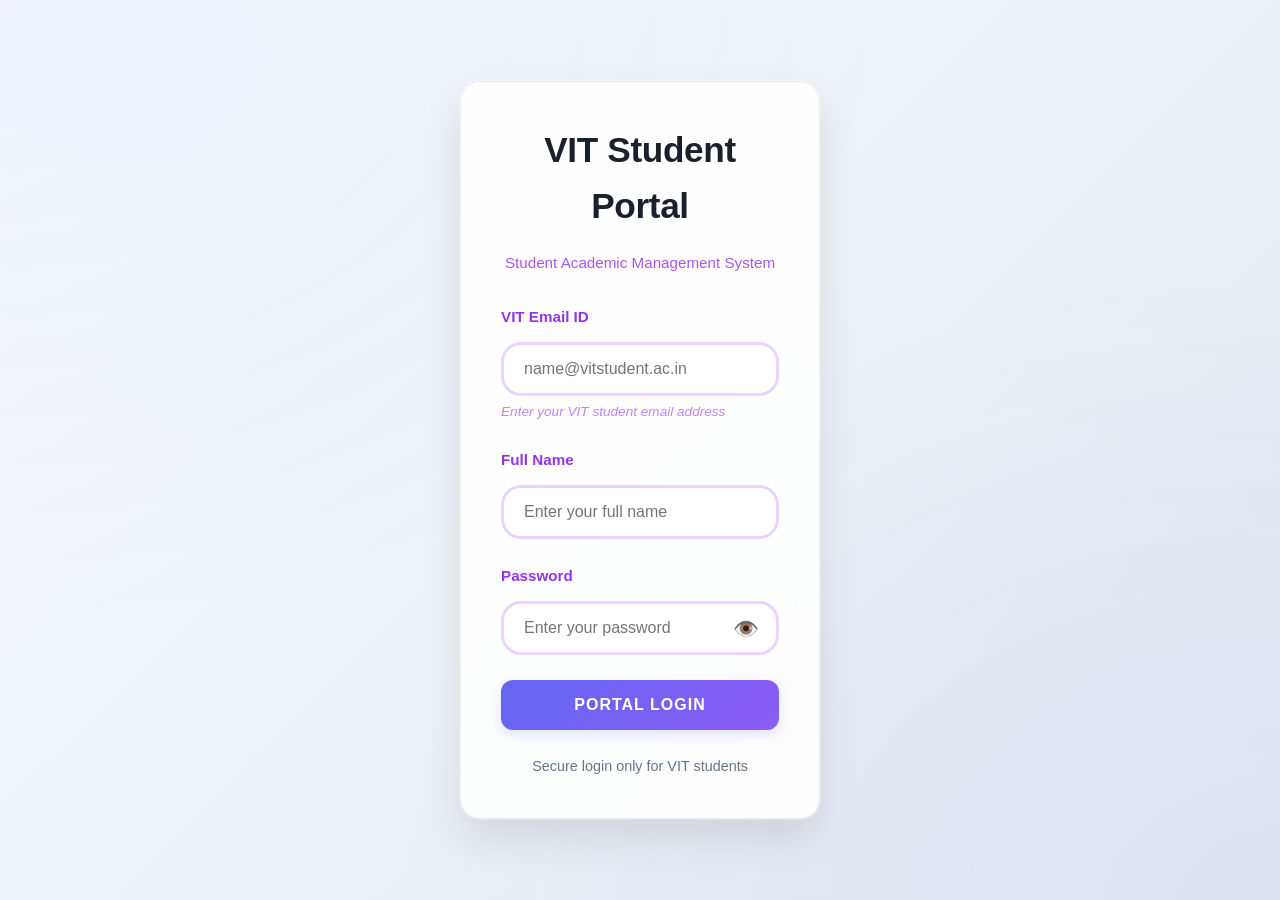
<file: html-project/index.html>
<!DOCTYPE html>
<html lang="en">
<head>
    <meta charset="UTF-8">
    <meta name="viewport" content="width=device-width, initial-scale=1.0">
    <title>VIT Academic Portal - Dashboard</title>
    <link rel="stylesheet" href="styles.css">
</head>
<body>
    <header class="header">
        <nav class="navbar">
            <div class="nav-brand">
                <h2>VIT Academic Portal</h2>
            </div>
            <div class="nav-menu">
                <ul class="nav-links">
                    <li><a href="#dashboard" class="nav-link active">Dashboard</a></li>
                    <li><a href="#subjects" class="nav-link">Subjects</a></li>
                    <li><a href="#gpa-calculator" class="nav-link">GPA Calculator</a></li>
                    <li><a href="#timetable" class="nav-link">Timetable</a></li>
                    <li><a href="#reviews" class="nav-link">Reviews</a></li>
                </ul>
            </div>
            <div class="user-info">
                <span id="userName">Welcome!</span>
                <button id="logoutBtn" class="logout-btn">Logout</button>
            </div>
        </nav>
    </header>

    <main class="main-content">
        <!-- Dashboard Section -->
        <section id="dashboard" class="section active">
            <div class="container">
                <div class="welcome-card">
                    <h1>Welcome, <span id="studentName">Student</span>!</h1>
                    <p>Manage your academic journey efficiently</p>
                </div>

                <div class="stats-grid">
                    <div class="stat-card">
                        <h3>Current CGPA</h3>
                        <div class="stat-value" id="currentCGPA">--</div>
                        <div class="stat-label">Overall Performance</div>
                        <button class="edit-cgpa-btn" onclick="editCurrentCGPA()">Edit</button>
                    </div>
                    <div class="stat-card">
                        <h3>Active Subjects</h3>
                        <div class="stat-value" id="activeSubjects">0</div>
                        <div class="stat-label">This Semester</div>
                    </div>
                    <div class="stat-card">
                        <h3>Study Hours</h3>
                        <div class="stat-value" id="totalStudyHours">0</div>
                        <div class="stat-label">Hours Planned</div>
                    </div>
                    <div class="stat-card">
                        <h3>Target CGPA</h3>
                        <div class="stat-value" id="targetCGPA">--</div>
                        <div class="stat-label">Goal to Achieve</div>
                        <button class="edit-cgpa-btn" onclick="editTargetCGPA()">Edit</button>
                    </div>
                </div>

                <!-- CGPA Input Modal -->
                <div id="cgpaModal" class="modal">
                    <div class="modal-content">
                        <div class="modal-header">
                            <h3 id="modalTitle">Update CGPA</h3>
                            <button class="close-modal" onclick="closeModal()">×</button>
                        </div>
                        <form id="cgpaForm" class="cgpa-form">
                            <div class="form-group">
                                <label for="cgpaInput">CGPA Value</label>
                                <input type="number" id="cgpaInput" step="0.01" min="0" max="10" required>
                                <small>Enter your CGPA (0.00 - 10.00)</small>
                            </div>
                            <button type="submit" class="submit-btn">Save CGPA</button>
                        </form>
                    </div>
                </div>

                <div class="quick-actions">
                    <button class="action-btn" onclick="showSection('subjects')">
                        <span class="btn-icon">📚</span>
                        Add Subject
                    </button>
                    <button class="action-btn" onclick="showSection('gpa-calculator')">
                        <span class="btn-icon">📊</span>
                        Calculate GPA
                    </button>
                    <button class="action-btn" onclick="showSection('timetable')">
                        <span class="btn-icon">📅</span>
                        View Timetable
                    </button>
                </div>
            </div>
        </section>

        <!-- Subjects Section -->
        <section id="subjects" class="section">
            <div class="container">
                <h2>Subject Management</h2>
                
                <div class="subject-form-card">
                    <h3>Add New Subject</h3>
                    <form id="subjectForm" class="subject-form">
                        <div class="form-row">
                            <div class="form-group">
                                <label for="subjectName">Subject Name</label>
                                <input type="text" id="subjectName" required>
                            </div>
                            <div class="form-group">
                                <label for="examType">Exam Type</label>
                                <select id="examType" required>
                                    <option value="">Select Exam Type</option>
                                    <option value="CAT 1">CAT 1</option>
                                    <option value="CAT 2">CAT 2</option>
                                    <option value="FAT">FAT</option>
                                    <option value="Case Study">Case Study</option>
                                    <option value="Assessment">Assessment</option>
                                    <option value="Assignment">Assignment</option>
                                    <option value="Quiz">Quiz</option>
                                </select>
                            </div>
                        </div>
                        
                        <div class="form-row">
                            <div class="form-group">
                                <label for="studyHours">Study Hours Required</label>
                                <input type="number" id="studyHours" min="1" required>
                            </div>
                            <div class="form-group">
                                <label for="credits">Credits</label>
                                <input type="number" id="credits" min="1" max="10" required>
                            </div>
                        </div>
                        
                        <div class="form-row">
                            <div class="form-group">
                                <label for="internalMarks">Internal Marks Scored</label>
                                <input type="number" id="internalMarks" min="0" required>
                            </div>
                            <div class="form-group">
                                <label for="totalInternalMarks">Total Internal Marks</label>
                                <input type="number" id="totalInternalMarks" min="1" required>
                            </div>
                        </div>
                        
                        <button type="submit" class="submit-btn">Add Subject</button>
                    </form>
                </div>

                <div class="subjects-list">
                    <h3>Subject Priority List</h3>
                    <div id="subjectsContainer" class="subjects-grid">
                        <!-- Subjects will be added here dynamically -->
                    </div>
                </div>
            </div>
        </section>

        <!-- GPA Calculator Section -->
        <section id="gpa-calculator" class="section">
            <div class="container">
                <h2>GPA Calculator</h2>
                
                <div class="calculator-tabs">
                    <button class="tab-btn active" onclick="showCalculatorTab('target')">Target CGPA</button>
                    <button class="tab-btn" onclick="showCalculatorTab('current')">Current Semester</button>
                </div>

                <!-- Target CGPA Calculator -->
                <div id="targetCalculator" class="calculator-panel active">
                    <h3>Calculate Required GPA for Target CGPA</h3>
                    <form id="targetForm" class="calculator-form">
                        <div class="form-group">
                            <label for="targetCGPAInput">Target CGPA</label>
                            <input type="number" id="targetCGPAInput" step="0.01" min="6" max="10" required>
                        </div>
                        
                        <div class="form-group">
                            <label for="completedSemesters">Completed Semesters</label>
                            <input type="number" id="completedSemesters" min="1" required>
                        </div>
                        
                        <div id="semesterGPAs" class="semester-gpas">
                            <!-- Semester GPA inputs will be added dynamically -->
                        </div>
                        
                        <button type="submit" class="submit-btn">Calculate Required GPA</button>
                    </form>
                    
                    <div id="targetResult" class="result-panel"></div>
                </div>

                <!-- Current Semester Calculator -->
                <div id="currentCalculator" class="calculator-panel">
                    <h3>Calculate Current Semester GPA</h3>
                    <form id="currentForm" class="calculator-form">
                        <div id="subjectsInput">
                            <div class="subject-input-row">
                                <div class="form-group">
                                    <label>Grade</label>
                                    <select class="grade-select" required>
                                        <option value="">Select Grade</option>
                                        <option value="10">S (10)</option>
                                        <option value="9">A (9)</option>
                                        <option value="8">B (8)</option>
                                        <option value="7">C (7)</option>
                                        <option value="6">D (6)</option>
                                        <option value="5">E (5)</option>
                                        <option value="0">F (0)</option>
                                    </select>
                                </div>
                                <div class="form-group">
                                    <label>Credits</label>
                                    <input type="number" class="credit-input" min="1" max="10" required>
                                </div>
                                <button type="button" class="remove-btn" onclick="removeSubjectRow(this)">Remove</button>
                            </div>
                        </div>
                        
                        <button type="button" class="add-subject-btn" onclick="addSubjectRow()">Add Subject</button>
                        <button type="submit" class="submit-btn">Calculate GPA</button>
                    </form>
                    
                    <div id="currentResult" class="result-panel"></div>
                </div>
            </div>
        </section>

        <!-- Timetable Section -->
        <section id="timetable" class="section">
            <div class="container">
                <h2>Weekly Timetable</h2>
                
                <div class="timetable-container">
                    <table class="timetable-table">
                        <thead>
                            <tr>
                                <th>Time</th>
                                <th>Monday</th>
                                <th>Tuesday</th>
                                <th>Wednesday</th>
                                <th>Thursday</th>
                                <th>Friday</th>
                                <th>Saturday</th>
                                <th>Sunday</th>
                            </tr>
                        </thead>
                        <tbody id="timetableBody">
                            <!-- Timetable will be populated here -->
                        </tbody>
                    </table>
                </div>
                
                <div class="timetable-actions">
                    <button class="action-btn" onclick="generateTimetable()">Generate Timetable</button>
                    <button class="action-btn" onclick="clearTimetable()">Clear Timetable</button>
                </div>
            </div>
        </section>

        <!-- Reviews Section -->
        <section id="reviews" class="section">
            <div class="container">
                <h2>Faculty Reviews</h2>
                
                <div class="review-form-card">
                    <h3>Add Faculty Review</h3>
                    <form id="reviewForm" class="review-form">
                        <div class="form-group">
                            <label for="facultyName">Faculty Name</label>
                            <input type="text" id="facultyName" required>
                        </div>
                        
                        <div class="form-group">
                            <label for="subject">Subject</label>
                            <input type="text" id="subject" required>
                        </div>
                        
                        <div class="form-group">
                            <label for="rating">Rating</label>
                            <div class="rating-container">
                                <div class="rating-buttons" id="ratingButtons">
                                    <button type="button" class="rating-btn" data-rating="1">1</button>
                                    <button type="button" class="rating-btn" data-rating="2">2</button>
                                    <button type="button" class="rating-btn" data-rating="3">3</button>
                                    <button type="button" class="rating-btn" data-rating="4">4</button>
                                    <button type="button" class="rating-btn" data-rating="5">5</button>
                                </div>
                                <input type="hidden" id="rating" value="0" required>
                            </div>
                        </div>
                        
                        <div class="form-group">
                            <label for="reviewComment">Review</label>
                            <textarea id="reviewComment" rows="4" placeholder="Share your experience..." required></textarea>
                        </div>
                        
                        <button type="submit" class="submit-btn">Submit Review</button>
                    </form>
                </div>

                <div class="reviews-list">
                    <h3>Recent Reviews</h3>
                    <div id="reviewsContainer" class="reviews-grid">
                        <!-- Reviews will be added here dynamically -->
                    </div>
                </div>
            </div>
        </section>
    </main>

    <!-- Timetable Edit Modal -->
    <div id="timetableEditModal" class="modal">
        <div class="modal-content">
            <div class="modal-header">
                <h3>Edit Timetable Slot</h3>
                <button class="close-modal" onclick="closeTimetableEditModal()">×</button>
            </div>
            <form id="timetableEditForm" class="timetable-edit-form">
                <div class="form-group">
                    <label for="editActivity">Activity</label>
                    <input type="text" id="editActivity" placeholder="Enter activity or leave empty for free time" required>
                </div>
                <div class="form-group">
                    <label for="editSubject">Subject (Optional)</label>
                    <select id="editSubject">
                        <option value="">Select Subject</option>
                        <!-- Subjects will be populated dynamically -->
                    </select>
                </div>
                <div class="form-group">
                    <label for="editType">Type</label>
                    <select id="editType" required>
                        <option value="study">Study</option>
                        <option value="class">Class</option>
                        <option value="exam">Exam</option>
                        <option value="break">Break</option>
                        <option value="other">Other</option>
                    </select>
                </div>
                <div class="form-group">
                    <label for="editNotes">Notes (Optional)</label>
                    <textarea id="editNotes" rows="3" placeholder="Add any notes..."></textarea>
                </div>
                <div class="modal-actions">
                    <button type="button" class="cancel-btn" onclick="closeTimetableEditModal()">Cancel</button>
                    <button type="submit" class="submit-btn">Save Changes</button>
                </div>
            </form>
        </div>
    </div>

    <script src="script.js"></script>
</body>
</html>
</file>
<file: html-project/styles.css>
* {
    margin: 0;
    padding: 0;
    box-sizing: border-box;
}
body {
    font-family: 'Source Sans Pro', 'Helvetica Neue', Arial, sans-serif;
    line-height: 1.6;
    color: #2d3748;
    background: linear-gradient(135deg, #f7fafc 0%, #edf2f7 50%, #e2e8f0 100%);
    min-height: 100vh;
    position: relative;
    overflow-x: hidden;
    display: flex;
    flex-direction: column;
    align-items: stretch;
    justify-content: flex-start;
}
body::before 
{
    content: '';
    position: fixed;
    top: 0;
    left: 0;
    right: 0;
    bottom: 0;
    background: 
        radial-gradient(ellipse at top left, rgba(99, 102, 241, 0.05) 0%, transparent 50%),
        radial-gradient(ellipse at bottom right, rgba(139, 92, 246, 0.05) 0%, transparent 50%);
    pointer-events: none;
    z-index: 1;
}
.container {
    max-width: 1200px;
    margin: 0 auto;
    padding: 0 20px;
    position: relative;
    z-index: 2;
    width: 100%;
    display: flex;
    flex-direction: column;
    align-items: stretch;
}
.login-page {
    background: linear-gradient(135deg, #f7fafc 0%, #edf2f7 50%, #e2e8f0 100%);
    display: flex;
    align-items: center;
    justify-content: center;
    min-height: 100vh;
    position: relative;
    overflow: hidden;
}
.login-container {
    width: 100%;
    max-width: 400px;
    padding: 20px;
    position: relative;
    z-index: 2;
    display: flex;
    justify-content: center;
    align-items: center;
}
.login-card {
    background: rgba(255, 255, 255, 0.9);
    backdrop-filter: blur(10px);
    border-radius: 20px;
    padding: 40px;
    box-shadow: 
        0 20px 40px rgba(0, 0, 0, 0.1),
        0 0 0 1px rgba(255, 255, 255, 0.5);
    border: 1px solid rgba(226, 232, 240, 0.8);
    position: relative;
    overflow: hidden;
    transition: all 0.3s ease;
    width: 100%;
    max-width: 400px;
    margin: 0 auto;
}
.login-header 
{
    text-align: center;
    margin-bottom: 30px;
}
.login-header h1 
{
    color: #1a202c;
    font-size: 2.2rem;
    font-weight: 600;
    margin-bottom: 1rem;
    letter-spacing: -0.01em;
    font-family: 'Source Sans Pro', 'Helvetica Neue', Arial, sans-serif;
}
.login-header p {
    color: #a855f7;
    font-size: 0.95rem;
    font-weight: 500;
}
.login-form .form-group {
    margin-bottom: 25px;
    position: relative;
}
.login-form label {
    display: block;
    margin-bottom: 8px;
    font-weight: 600;
    color: #9333ea;
    font-size: 0.95rem;
}
.login-form input 
{
    width: 100%;
    padding: 16px 20px;
    border: 1px solid #e2e8f0;
    border-radius: 12px;
    font-size: 1rem;
    background: rgba(255, 255, 255, 0.8);
    transition: all 0.3s ease;
    font-family: 'Source Sans Pro', 'Helvetica Neue', Arial, sans-serif;
    color: #2d3748;
}
.login-form input:focus 
{
    outline: none;
    border-color: #6366f1;
    box-shadow: 0 0 0 3px rgba(99, 102, 241, 0.1);
    background: rgba(255, 255, 255, 0.95);
}
.form-hint 
{
    display: block;
    margin-top: 5px;
    font-size: 0.85rem;
    color: #c084fc;
    font-style: italic;
}
.password-toggle 
{
    position: absolute;
    right: 20px;
    top: 48px;
    cursor: pointer;
    font-size: 1.3rem;
    transition: transform 0.2s ease;
}
.password-toggle:hover 
{
    transform: scale(1.2);
}
.login-btn 
{
    width: 100%;
    background: linear-gradient(135deg, #6366f1 0%, #8b5cf6 100%);
    color: white;
    border: none;
    padding: 16px;
    border-radius: 12px;
    font-size: 1rem;
    font-weight: 600;
    cursor: pointer;
    transition: all 0.3s ease;
    box-shadow: 0 4px 12px rgba(99, 102, 241, 0.2);
    font-family: 'Source Sans Pro', 'Helvetica Neue', Arial, sans-serif;
    text-transform: uppercase;
    letter-spacing: 1px;
}
.login-btn:hover 
{
    background: linear-gradient(135deg, #4f46e5 0%, #7c3aed 100%);
    transform: translateY(-2px);
    box-shadow: 0 8px 20px rgba(99, 102, 241, 0.3);
}
.error-message 
{
    background: linear-gradient(135deg, #f43f5e 0%, #e11d48 100%);
    color: white;
    padding: 15px 20px;
    border-radius: 20px;
    margin-top: 20px;
    text-align: center;
    display: none;
    animation: shake 0.5s ease-in-out, bounceIn 0.6s ease-out;
    font-weight: 500;
    box-shadow: 0 8px 25px rgba(244, 63, 94, 0.3);
    border: 2px solid rgba(255, 255, 255, 0.2);
}
.login-footer 
{
    text-align: center;
    margin-top: 25px;
    color: #64748b;
    font-size: 0.9rem;
    font-weight: 500;
}
.login-footer::before 
{
    content: ' ';
}
.login-footer::after 
{
    content: ' ';
}
.header 
{
    background: rgba(255, 255, 255, 0.95);
    backdrop-filter: blur(10px);
    box-shadow: 0 4px 20px rgba(0, 0, 0, 0.08);
    position: fixed;
    width: 100%;
    top: 0;
    z-index: 1000;
    border-bottom: 1px solid rgba(226, 232, 240, 0.8);
}
.navbar 
{
    display: flex;
    justify-content: space-between;
    align-items: center;
    padding: 1rem 2rem;
    max-width: 1200px;
    margin: 0 auto;
    position: relative;
    z-index: 2;
    width: 100%;
}
.nav-brand h2 
{
    color: #1a202c;
    font-size: 1.6rem;
    font-weight: 600;
    font-family: 'Source Sans Pro', 'Helvetica Neue', Arial, sans-serif;
    letter-spacing: -0.01em;
}
.nav-links 
{
    display: flex;
    list-style: none;
    gap: 2rem;
}
.nav-link 
{
    text-decoration: none;
    color: #4a5568;
    font-weight: 500;
    padding: 12px 20px;
    border-radius: 8px;
    transition: all 0.3s ease;
    font-family: 'Source Sans Pro', 'Helvetica Neue', Arial, sans-serif;
}
.nav-link:hover,
.nav-link.active 
{
    color: #6366f1;
    background: rgba(99, 102, 241, 0.1);
    transform: translateY(-2px);
}
.nav-link:hover::after,
.nav-link.active::after 
{
    position: absolute;
    left: 5px;
    top: 50%;
    transform: translateY(-50%);
    opacity: 0;
    transition: opacity 0.3s ease;
}
.nav-link:hover::before,
.nav-link.active::before 
{
    opacity: 1;
}
.user-info 
{
    display: flex;
    align-items: center;
    gap: 1rem;
}
#userName 
{
    font-weight: 500;
    color: #1a202c;
    font-family: 'Source Sans Pro', 'Helvetica Neue', Arial, sans-serif;
    text-shadow: 1px 1px 2px rgba(0, 0, 0, 0.1);
}
.logout-btn 
{
    background: linear-gradient(135deg, #ef4444 0%, #dc2626 100%);
    color: white;
    border: none;
    padding: 10px 20px;
    border-radius: 8px;
    cursor: pointer;
    font-weight: 500;
    transition: all 0.3s ease;
    font-family: 'Source Sans Pro', 'Helvetica Neue', Arial, sans-serif;
}
.logout-btn:hover {
    background: linear-gradient(135deg, #dc2626 0%, #b91c1c 100%);
    transform: translateY(-2px);
    box-shadow: 0 4px 12px rgba(239, 68, 68, 0.2);
}

/* Main Content */
.main-content {
    margin-top: 80px;
    padding: 2rem 0;
    position: relative;
    z-index: 2;
}

.section {
    display: none;
    animation: fadeIn 0.6s cubic-bezier(0.4, 0, 0.2, 1);
}

.section.active {
    display: block;
}

/* Dashboard Styles */
.welcome-card {
    background: rgba(255, 255, 255, 0.9);
    backdrop-filter: blur(10px);
    border-radius: 16px;
    padding: 2.5rem;
    margin-bottom: 2rem;
    box-shadow: 0 10px 30px rgba(0, 0, 0, 0.08);
    border: 1px solid rgba(226, 232, 240, 0.8);
    text-align: center;
    position: relative;
    transition: all 0.3s ease;
    max-width: 100%;
    margin-left: auto;
    margin-right: auto;
}

.welcome-card h1 {
    color: #1a202c;
    font-size: 2.5rem;
    font-weight: 600;
    margin-bottom: 1rem;
    letter-spacing: -0.01em;
    font-family: 'Source Sans Pro', 'Helvetica Neue', Arial, sans-serif;
}

.stats-grid {
    display: grid;
    grid-template-columns: repeat(auto-fit, minmax(250px, 1fr));
    gap: 1.5rem;
    margin-bottom: 2rem;
    align-items: stretch;
}

.stat-card {
    background: rgba(255, 255, 255, 0.9);
    backdrop-filter: blur(10px);
    border-radius: 16px;
    padding: 2rem;
    text-align: center;
    box-shadow: 0 8px 25px rgba(0, 0, 0, 0.06);
    border: 1px solid rgba(226, 232, 240, 0.8);
    transition: all 0.3s ease;
    position: relative;
    width: 100%;
    display: flex;
    flex-direction: column;
    align-items: center;
    justify-content: center;
}

.stat-card:hover {
    transform: translateY(-8px);
    box-shadow: 0 15px 35px rgba(0, 0, 0, 0.1);
}

.stat-card h3 {
    color: #64748b;
    font-size: 0.9rem;
    margin-bottom: 1rem;
    font-weight: 500;
    font-family: 'Source Sans Pro', 'Helvetica Neue', Arial, sans-serif;
    text-transform: uppercase;
    letter-spacing: 1px;
}

.stat-value {
    font-size: 2.5rem;
    font-weight: 600;
    color: #1a202c;
    margin-bottom: 0.8rem;
    font-family: 'Source Sans Pro', 'Helvetica Neue', Arial, sans-serif;
}

.stat-label {
    color: #c084fc;
    font-size: 0.85rem;
    font-weight: 500;
    font-style: italic;
}

.quick-actions {
    display: flex;
    gap: 1rem;
    justify-content: center;
    flex-wrap: wrap;
    align-items: stretch;
    width: 100%;
}

.action-btn {
    background: rgba(255, 255, 255, 0.9);
    backdrop-filter: blur(10px);
    border: 1px solid rgba(226, 232, 240, 0.8);
    color: #4a5568;
    padding: 16px 28px;
    border-radius: 12px;
    cursor: pointer;
    font-weight: 500;
    transition: all 0.3s ease;
    display: flex;
    align-items: center;
    gap: 0.8rem;
    box-shadow: 0 4px 12px rgba(0, 0, 0, 0.05);
    font-family: 'Source Sans Pro', 'Helvetica Neue', Arial, sans-serif;
    text-transform: uppercase;
    letter-spacing: 0.5px;
}

.action-btn:hover {
    background: rgba(99, 102, 241, 0.1);
    border-color: rgba(99, 102, 241, 0.3);
    transform: translateY(-3px);
    box-shadow: 0 8px 20px rgba(0, 0, 0, 0.08);
    color: #6366f1;
}

.btn-icon {
    font-size: 1.2rem;
    transition: transform 0.2s ease;
}

/* Subject Management */
.subject-form-card,
.review-form-card,
.calculator-form,
.timetable-container {
    background: rgba(255, 255, 255, 0.9);
    backdrop-filter: blur(10px);
    border-radius: 16px;
    padding: 2rem;
    margin-bottom: 2rem;
    box-shadow: 0 8px 25px rgba(0, 0, 0, 0.06);
    border: 1px solid rgba(226, 232, 240, 0.8);
    max-width: 100%;
    margin-left: auto;
    margin-right: auto;
}

.subject-form-card::before,
.review-form-card::before {
    display: none;
}

.subject-form,
.review-form {
    margin-top: 2rem;
}

.form-row {
    display: grid;
    grid-template-columns: 1fr 1fr;
    gap: 1rem;
    margin-bottom: 1rem;
    align-items: start;
}

.form-group {
    margin-bottom: 1.5rem;
    flex: 1;
    min-width: 200px;
}

.form-group label {
    display: block;
    margin-bottom: 0.8rem;
    font-weight: bold;
    color: #9333ea;
    font-size: 0.95rem;
    font-family: 'Comic Sans MS', cursive, sans-serif;
}

.form-group input,
.form-group select,
.form-group textarea {
    width: 100%;
    padding: 15px 20px;
    border: 3px solid #e9d5ff;
    border-radius: 20px;
    font-size: 1rem;
    background: rgba(255, 255, 255, 0.8);
    transition: all 0.3s cubic-bezier(0.4, 0, 0.2, 1);
    font-family: 'Comic Sans MS', cursive, sans-serif;
}

.form-group input:focus,
.form-group select:focus,
.form-group textarea:focus {
    outline: none;
    border-color: #d946ef;
    box-shadow: 0 0 0 4px rgba(217, 70, 239, 0.1), 0 8px 25px rgba(168, 85, 247, 0.15);
    transform: translateY(-2px);
    background: rgba(255, 255, 255, 0.95);
}

.submit-btn {
    background: linear-gradient(135deg, #a855f7 0%, #ec4899 50%, #8b5cf6 100%);
    color: white;
    border: none;
    padding: 18px 35px;
    border-radius: 25px;
    cursor: pointer;
    font-weight: bold;
    transition: all 0.5s cubic-bezier(0.4, 0, 0.2, 1);
    box-shadow: 
        0 15px 35px rgba(168, 85, 247, 0.3),
        0 0 0 1px rgba(255, 255, 255, 0.2),
        inset 0 0 15px rgba(236, 72, 153, 0.03);
    font-family: 'Comic Sans MS', cursive, sans-serif;
    text-transform: uppercase;
    letter-spacing: 1px;
    width: 100%;
}

.submit-btn:hover {
    background: linear-gradient(135deg, #8b5cf6 0%, #a855f7 100%);
    transform: translateY(-3px);
    box-shadow: 0 8px 20px rgba(99, 102, 241, 0.3);
}

.submit-btn::before {
    position: absolute;
    left: 15px;
    top: 50%;
    transform: translateY(-50%);
    font-size: 1.2rem;
}

.submit-btn::after {
    position: absolute;
    right: 15px;
    top: 50%;
    transform: translateY(-50%);
    font-size: 1.2rem;
}

.subjects-grid {
    display: grid;
    grid-template-columns: repeat(auto-fit, minmax(300px, 1fr));
    gap: 2rem;
    margin-top: 2rem;
    align-items: stretch;
}

.subject-card {
    background: rgba(255, 255, 255, 0.9);
    backdrop-filter: blur(10px);
    border-radius: 16px;
    padding: 2rem;
    box-shadow: 0 8px 25px rgba(0, 0, 0, 0.06);
    border: 1px solid rgba(226, 232, 240, 0.8);
    transition: all 0.4s cubic-bezier(0.4, 0, 0.2, 1);
    position: relative;
    overflow: hidden;
    max-width: 100%;
    margin-left: auto;
    margin-right: auto;
}

.subject-card::before {
    display: none;
}

.subject-card:hover::before {
    transform: scale(1.2) rotate(10deg);
}

.subject-card h4 {
    color: #9333ea;
    margin-bottom: 1rem;
    font-weight: bold;
    font-family: 'Comic Sans MS', cursive, sans-serif;
    font-size: 1.2rem;
}

.subject-card h4::before {
    content: '🎓 ';
}

.subject-info {
    display: flex;
    justify-content: space-between;
    margin-bottom: 0.8rem;
    font-size: 0.95rem;
    padding: 0.5rem;
    background: rgba(233, 213, 255, 0.3);
    border-radius: 15px;
    transition: background 0.3s ease;
}

.subject-info:hover {
    background: rgba(233, 213, 255, 0.5);
}

.priority-badge {
    background: linear-gradient(135deg, #d946ef 0%, #a855f7 100%);
    color: white;
    padding: 6px 12px;
    border-radius: 20px;
    font-size: 0.85rem;
    font-weight: bold;
    box-shadow: 0 4px 15px rgba(168, 85, 247, 0.3);
    font-family: 'Comic Sans MS', cursive, sans-serif;
    text-transform: uppercase;
    letter-spacing: 0.5px;
}

.priority-badge::before {
    content: '⭐ ';
}

.calculator-tabs {
    display: flex;
    gap: 1rem;
    margin-bottom: 2rem;
    justify-content: center;
}

.tab-btn {
    background: rgba(255, 255, 255, 0.9);
    backdrop-filter: blur(10px);
    border: 1px solid rgba(226, 232, 240, 0.8);
    padding: 15px 30px;
    border-radius: 16px;
    cursor: pointer;
    font-weight: bold;
    transition: all 0.4s cubic-bezier(0.4, 0, 0.2, 1);
    font-family: 'Comic Sans MS', cursive, sans-serif;
    position: relative;
    overflow: hidden;
    box-shadow: 0 8px 25px rgba(0, 0, 0, 0.06);
    max-width: 100%;
    margin-left: auto;
    margin-right: auto;
}

.tab-btn::before {
    display: none;
}

.tab-btn.active,
.tab-btn:hover {
    background: linear-gradient(135deg, #d946ef 0%, #a855f7 50%, #9333ea 100%);
    color: white;
    border-color: #d946ef;
    transform: translateY(-3px) scale(1.05);
    box-shadow: 0 15px 35px rgba(168, 85, 247, 0.3);
}

.tab-btn.active::before,
.tab-btn:hover::before {
    opacity: 1;
}

.calculator-panel {
    display: none;
    animation: slideIn 0.6s cubic-bezier(0.4, 0, 0.2, 1);
}

.calculator-panel.active {
    display: block;
}

.calculator-form {
    background: rgba(255, 255, 255, 0.9);
    backdrop-filter: blur(10px);
    border-radius: 16px;
    padding: 2.5rem;
    margin-bottom: 2rem;
    box-shadow: 0 8px 25px rgba(0, 0, 0, 0.06);
    border: 1px solid rgba(226, 232, 240, 0.8);
    position: relative;
    overflow: hidden;
    max-width: 100%;
    margin-left: auto;
    margin-right: auto;
}

.calculator-form::before {
    display: none;
}

.semester-gpas {
    margin: 2rem 0;
}

.semester-input {
    display: grid;
    grid-template-columns: 1fr 1fr;
    gap: 1rem;
    margin-bottom: 1.5rem;
    align-items: center;
    padding: 1rem;
    background: rgba(233, 213, 255, 0.2);
    border-radius: 20px;
    transition: background 0.3s ease;
}

.semester-input:hover {
    background: rgba(233, 213, 255, 0.4);
}

.subject-input-row {
    display: grid;
    grid-template-columns: 1fr 1fr auto;
    gap: 1rem;
    margin-bottom: 1.5rem;
    align-items: end;
    padding: 1rem;
    background: rgba(233, 213, 255, 0.2);
    border-radius: 20px;
    transition: all 0.3s ease;
}

.subject-input-row:hover {
    background: rgba(233, 213, 255, 0.4);
    transform: translateY(-2px);
}

.remove-btn {
    background: linear-gradient(135deg, #f43f5e 0%, #e11d48 100%);
    color: white;
    border: none;
    padding: 15px;
    border-radius: 20px;
    cursor: pointer;
    height: fit-content;
    font-weight: bold;
    transition: all 0.3s cubic-bezier(0.4, 0, 0.2, 1);
    box-shadow: 0 4px 15px rgba(244, 63, 94, 0.3);
    font-family: 'Comic Sans MS', cursive, sans-serif;
}

.remove-btn::before {
    display: none;
}

.remove-btn:hover {
    background: linear-gradient(135deg, #dc2626 0%, #b91c1c 100%);
    transform: translateY(-2px) scale(1.05);
    box-shadow: 0 8px 25px rgba(244, 63, 94, 0.4);
}

.delete-btn {
    background: linear-gradient(135deg, #ef4444 0%, #dc2626 100%);
    color: white;
    border: none;
    padding: 8px 16px;
    border-radius: 8px;
    cursor: pointer;
    font-weight: 500;
    transition: all 0.3s ease;
    font-family: 'Source Sans Pro', 'Helvetica Neue', Arial, sans-serif;
    font-size: 0.9rem;
    width: 100%;
}

.delete-btn:hover {
    background: linear-gradient(135deg, #dc2626 0%, #b91c1c 100%);
    transform: translateY(-2px);
    box-shadow: 0 4px 12px rgba(239, 68, 68, 0.3);
}

.add-subject-btn {
    background: linear-gradient(135deg, #10b981 0%, #059669 100%);
    color: white;
    border: none;
    padding: 15px 25px;
    border-radius: 20px;
    cursor: pointer;
    margin-bottom: 1.5rem;
    font-weight: bold;
    transition: all 0.3s cubic-bezier(0.4, 0, 0.2, 1);
    box-shadow: 0 4px 15px rgba(16, 185, 129, 0.3);
    font-family: 'Comic Sans MS', cursive, sans-serif;
}

.add-subject-btn::before {
    display: none;
}

.add-subject-btn:hover {
    background: linear-gradient(135deg, #059669 0%, #047857 100%);
    transform: translateY(-2px) scale(1.05);
    box-shadow: 0 8px 25px rgba(16, 185, 129, 0.4);
}

.result-panel {
    background: rgba(255, 255, 255, 0.9);
    backdrop-filter: blur(10px);
    border-radius: 16px;
    padding: 2.5rem;
    box-shadow: 0 8px 25px rgba(0, 0, 0, 0.06);
    border: 1px solid rgba(226, 232, 240, 0.8);
    text-align: center;
    position: relative;
    overflow: hidden;
    max-width: 100%;
    margin-left: auto;
    margin-right: auto;
}

.result-panel::before {
    display: none;
}

.result-panel h3 {
    color: #9333ea;
    font-size: 1.8rem;
    margin-bottom: 1rem;
    font-weight: bold;
    font-family: 'Comic Sans MS', cursive, sans-serif;
}

.result-panel p {
    color: #6b46c1;
    font-size: 1.1rem;
    margin-bottom: 0.8rem;
    font-family: 'Comic Sans MS', cursive, sans-serif;
}

/* Timetable */
.timetable-container {
    background: rgba(255, 255, 255, 0.9);
    backdrop-filter: blur(10px);
    border-radius: 16px;
    padding: 2rem;
    margin-bottom: 2rem;
    box-shadow: 0 8px 25px rgba(0, 0, 0, 0.06);
    border: 1px solid rgba(226, 232, 240, 0.8);
    overflow-x: auto;
    position: relative;
    max-width: 100%;
    margin-left: auto;
    margin-right: auto;
}

.timetable-container::before {
    display: none;
}

.timetable-table {
    width: 100%;
    border-collapse: separate;
    border-spacing: 0;
    min-width: 600px;
    border-radius: 12px;
    overflow: hidden;
    box-shadow: 0 4px 15px rgba(0, 0, 0, 0.05);
    margin: 0 auto;
}

.timetable-table th,
.timetable-table td {
    border: 2px solid #e9d5ff;
    padding: 15px 12px;
    text-align: center;
    font-weight: 500;
    font-family: 'Comic Sans MS', cursive, sans-serif;
    transition: all 0.3s ease;
}

.timetable-table th {
    background: linear-gradient(135deg, #9333ea 0%, #7e22ce 100%);
    color: white;
    font-weight: bold;
    font-size: 1rem;
    text-shadow: 1px 1px 2px rgba(0,0,0,0.3);
    position: sticky;
    top: 0;
    z-index: 10;
}

.timetable-table th:first-child {
    background: linear-gradient(135deg, #6b46c1 0%, #553c9a 100%);
    border-radius: 20px 0 0 0;
}

.timetable-table td {
    background: rgba(255, 255, 255, 0.8);
    color: #6b46c1;
    font-size: 0.9rem;
    position: relative;
    transition: all 0.3s cubic-bezier(0.4, 0, 0.2, 1);
}

.timetable-table td:hover {
    transform: scale(1.05);
    z-index: 5;
    box-shadow: 0 8px 25px rgba(168, 85, 247, 0.2);
}

.timetable-table td:first-child {
    background: linear-gradient(135deg, #f3e8ff 0%, #e9d5ff 100%);
    font-weight: bold;
    color: #9333ea;
    border-radius: 10px 0 0 10px;
}

.timetable-actions {
    display: flex;
    gap: 1rem;
    justify-content: center;
    flex-wrap: wrap;
    margin-top: 2rem;
}

.rating-container {
position: relative;
margin: 1rem 0;
}

.stars {
    display: flex;
    gap: 0.8rem;
    font-size: 2rem;
    justify-content: center;
    padding: 1rem;
    background: rgba(233, 213, 255, 0.2);
    border-radius: 20px;
    transition: background 0.3s ease;
}

.stars:hover {
    background: rgba(233, 213, 255, 0.4);
}

.star {
    cursor: pointer;
    transition: all 0.3s cubic-bezier(0.4, 0, 0.2, 1);
    filter: drop-shadow(0 2px 4px rgba(168, 85, 247, 0.2));
}

.star:hover {
    transform: scale(1.3) rotate(10deg);
    filter: drop-shadow(0 4px 8px rgba(168, 85, 247, 0.4));
}

.star.active {
    color: #fbbf24;
    transform: scale(1.1);
    filter: drop-shadow(0 0 8px rgba(251, 191, 36, 0.6));
    animation: pulse 1.5s ease-in-out infinite;
}

.reviews-grid {
    display: grid;
    grid-template-columns: repeat(auto-fit, minmax(300px, 1fr));
    gap: 1.5rem;
    align-items: stretch;
}

.review-card {
    background: rgba(255, 255, 255, 0.9);
    backdrop-filter: blur(10px);
    border-radius: 16px;
    padding: 1.5rem;
    box-shadow: 0 6px 20px rgba(0, 0, 0, 0.05);
    border: 1px solid rgba(226, 232, 240, 0.8);
    transition: all 0.3s ease;
    position: relative;
    max-width: 100%;
    display: flex;
    flex-direction: column;
    align-items: stretch;
}

.review-card::before {
    display: none;
}

.review-card:hover::before {
    transform: scale(1.2) rotate(10deg);
}

.review-card:hover {
    transform: translateY(-5px) scale(1.02);
    box-shadow: 
        0 25px 50px rgba(168, 85, 247, 0.2),
        0 0 0 1px rgba(255, 255, 255, 0.7);
}

.review-header {
    display: flex;
    justify-content: space-between;
    align-items: center;
    margin-bottom: 1.2rem;
    padding-bottom: 1rem;
    border-bottom: 2px solid #e9d5ff;
}

.review-faculty {
    font-weight: bold;
    color: #9333ea;
    font-size: 1.1rem;
    font-family: 'Comic Sans MS', cursive, sans-serif;
}

.review-faculty::before {
    content: ' ';
}

.review-rating {
    color: #fbbf24;
    font-size: 1.2rem;
    filter: drop-shadow(0 2px 4px rgba(251, 191, 36, 0.3));
}

.review-subject {
    color: #a855f7;
    font-size: 0.95rem;
    margin-bottom: 0.8rem;
    font-weight: 600;
    font-family: 'Comic Sans MS', cursive, sans-serif;
}

.review-subject::before {
    content: ' ';
}

.review-comment {
    color: #6b46c1;
    line-height: 1.6;
    font-size: 1rem;
    font-family: 'Comic Sans MS', cursive, sans-serif;
    padding: 1rem;
    background: rgba(233, 213, 255, 0.1);
    border-radius: 15px;
    border-left: 4px solid #d946ef;
}

.modal {
    display: none;
    position: fixed;
    z-index: 1000;
    left: 0;
    top: 0;
    width: 100%;
    height: 100%;
    background: rgba(0, 0, 0, 0.5);
    backdrop-filter: blur(5px);
}

.modal.show {
    display: flex;
    align-items: center;
    justify-content: center;
}

.modal-content {
    background: rgba(255, 255, 255, 0.95);
    backdrop-filter: blur(20px) saturate(180%);
    border-radius: 30px;
    padding: 2.5rem;
    box-shadow: 
        0 25px 50px rgba(168, 85, 247, 0.3),
        0 0 0 1px rgba(255, 255, 255, 0.5),
        inset 0 0 20px rgba(236, 72, 153, 0.05);
    border: 2px solid rgba(236, 72, 153, 0.2);
    position: relative;
    overflow: hidden;
    animation: bounceIn 0.5s ease-out;
    max-width: 500px;
    width: 90%;
    margin: 0 auto;
}

.modal-header {
    display: flex;
    justify-content: space-between;
    align-items: center;
    margin-bottom: 2rem;
    padding-bottom: 1rem;
    border-bottom: 2px solid #e9d5ff;
}

.modal-header h3 {
    color: #9333ea;
    font-size: 1.8rem;
    font-weight: bold;
    font-family: 'Comic Sans MS', cursive, sans-serif;
    text-shadow: 1px 1px 2px rgba(168, 85, 247, 0.2);
}

.close-modal {
    background: rgba(244, 63, 94, 0.1);
    border: none;
    color: #f43f5e;
    font-size: 1.5rem;
    cursor: pointer;
    width: 40px;
    height: 40px;
    border-radius: 50%;
    display: flex;
    align-items: center;
    justify-content: center;
    transition: all 0.3s ease;
    font-weight: bold;
}

.close-modal:hover {
    background: linear-gradient(135deg, #dc2626 0%, #b91c1c 100%);
    transform: scale(1.1) rotate(90deg);
    box-shadow: 0 8px 25px rgba(244, 63, 94, 0.4);
}

.cgpa-form {
    margin-top: 1rem;
}

.cgpa-form .form-group {
    margin-bottom: 1.5rem;
}

.cgpa-form label {
    display: block;
    margin-bottom: 0.8rem;
    font-weight: bold;
    color: #9333ea;
    font-size: 1rem;
    font-family: 'Comic Sans MS', cursive, sans-serif;
}

.cgpa-form input {
    width: 100%;
    padding: 15px 20px;
    border: 2px solid #e9d5ff;
    border-radius: 15px;
    font-size: 1rem;
    background: rgba(255, 255, 255, 0.8);
    transition: all 0.3s cubic-bezier(0.4, 0, 0.2, 1);
    font-family: 'Comic Sans MS', cursive, sans-serif;
    color: #6b46c1;
}

.cgpa-form input:focus {
    outline: none;
    border-color: #d946ef;
    box-shadow: 0 0 0 4px rgba(217, 70, 239, 0.1), 0 8px 25px rgba(168, 85, 247, 0.15);
    transform: translateY(-2px);
    background: rgba(255, 255, 255, 0.95);
}

.cgpa-form small {
    display: block;
    margin-top: 0.5rem;
    color: #c084fc;
    font-style: italic;
    font-size: 0.85rem;
    text-align: center;
}

.edit-cgpa-btn {
    background: linear-gradient(135deg, #10b981 0%, #059669 100%);
    color: white;
    border: none;
    padding: 8px 15px;
    border-radius: 15px;
    cursor: pointer;
    font-size: 0.85rem;
    font-weight: bold;
    margin-top: 10px;
    transition: all 0.3s cubic-bezier(0.4, 0, 0.2, 1);
    box-shadow: 0 4px 15px rgba(16, 185, 129, 0.3);
    font-family: 'Comic Sans MS', cursive, sans-serif;
}

.edit-cgpa-btn::before {
    content: ' ';
}

.edit-cgpa-btn:hover {
    background: linear-gradient(135deg, #059669 0%, #047857 100%);
    transform: translateY(-2px) scale(1.05);
    box-shadow: 0 8px 25px rgba(16, 185, 129, 0.4);
}

@keyframes fadeIn {
    from {
        opacity: 0;
        transform: translateY(30px);
    }
    to {
        opacity: 1;
        transform: translateY(0);
    }
}

@keyframes slideIn {
    from {
        opacity: 0;
        transform: translateX(-30px);
    }
    to {
        opacity: 1;
        transform: translateX(0);
    }
}

@keyframes float {
    0%, 100% {
        transform: translateY(0px);
    }
    50% {
        transform: translateY(-10px);
    }
}

@keyframes twinkle {
    0%, 100% {
        opacity: 0.3;
        transform: scale(1);
    }
    50% {
        opacity: 0.8;
        transform: scale(1.2);
    }
}

@keyframes sparkle {
    0%, 100% {
        opacity: 0.7;
        transform: scale(1) rotate(0deg);
    }
    50% {
        opacity: 1;
        transform: scale(1.3) rotate(180deg);
    }
}

@keyframes bounce {
    0%, 100% {
        transform: translateY(0px);
    }
    50% {
        transform: translateY(-5px);
    }
}

@keyframes bounceIn {
    0% {
        opacity: 0;
        transform: scale(0.3) translateY(-30px);
    }
    50% {
        opacity: 1;
        transform: scale(1.05) translateY(-5px);
    }
    70% {
        transform: scale(0.9) translateY(2px);
    }
    100% {
        opacity: 1;
        transform: scale(1) translateY(0);
    }
}

@keyframes pulse {
    0%, 100% {
        transform: scale(1);
        filter: drop-shadow(0 0 8px rgba(251, 191, 36, 0.6));
    }
    50% {
        transform: scale(1.1);
        filter: drop-shadow(0 0 12px rgba(251, 191, 36, 0.8));
    }
}

@keyframes shimmer {
    0% {
        transform: translateX(-100%) rotate(45deg);
    }
    100% {
        transform: translateX(200%) rotate(45deg);
    }
}

@keyframes rotateGradient {
    0% {
        transform: rotate(0deg);
    }
    100% {
        transform: rotate(360deg);
    }
}

@keyframes borderGlow {
    0%, 100% {
        opacity: 0.3;
        transform: scale(1);
    }
    50% {
        opacity: 0.8;
        transform: scale(1.02);
    }
}

@keyframes borderRotate {
    0% {
        transform: rotate(0deg);
    }
    100% {
        transform: rotate(360deg);
    }
}

@keyframes backgroundShift {
    0%, 100% {
        transform: translateX(0) translateY(0);
    }
    25% {
        transform: translateX(-20px) translateY(-10px);
    }
    50% {
        transform: translateX(20px) translateY(-20px);
    }
    75% {
        transform: translateX(-10px) translateY(10px);
    }
}

@keyframes pulseBackground {
    0% {
        opacity: 0.3;
        transform: scale(1);
    }
    50% {
        opacity: 0.6;
        transform: scale(1.05);
    }
    100% {
        opacity: 0.3;
        transform: scale(1);
    }
}

@keyframes textGlow {
    0% {
        filter: brightness(1) drop-shadow(0 0 20px rgba(168, 85, 247, 0.5));
    }
    50% {
        filter: brightness(1.2) drop-shadow(0 0 40px rgba(236, 72, 153, 0.7));
    }
    100% {
        filter: brightness(1) drop-shadow(0 0 20px rgba(168, 85, 247, 0.5));
    }
}

@keyframes brandGlow {
    0% {
        filter: brightness(1) drop-shadow(0 0 10px rgba(168, 85, 247, 0.3));
    }
    50% {
        filter: brightness(1.3) drop-shadow(0 0 25px rgba(236, 72, 153, 0.6));
    }
    100% {
        filter: brightness(1) drop-shadow(0 0 10px rgba(168, 85, 247, 0.3));
    }
}

@keyframes headerShimmer {
    0% {
        transform: translateX(-100%);
    }
    100% {
        transform: translateX(100%);
    }
}

@keyframes shake {
    0%, 100% { 
        transform: translateX(0); 
    }
    10%, 30%, 50%, 70%, 90% { 
        transform: translateX(-5px); 
    }
    20%, 40%, 60%, 80% { 
        transform: translateX(5px); 
    }
}

.rating-buttons {
    display: flex;
    gap: 8px;
}

.rating-btn {
    width: 40px;
    height: 40px;
    border: 2px solid #e2e8f0;
    background: white;
    border-radius: 8px;
    font-weight: 600;
    cursor: pointer;
    transition: all 0.3s ease;
    font-family: 'Source Sans Pro', 'Helvetica Neue', Arial, sans-serif;
}

.rating-btn:hover {
    border-color: #6366f1;
    background: rgba(99, 102, 241, 0.1);
    transform: translateY(-2px);
}

.rating-btn.active {
    border-color: #6366f1;
    background: #6366f1;
    color: white;
}

/* Timetable Edit Modal Styles */
.timetable-edit-form {
    display: flex;
    flex-direction: column;
    gap: 1rem;
}

.timetable-edit-form .form-group {
    margin-bottom: 1rem;
}

.timetable-edit-form label {
    display: block;
    margin-bottom: 0.5rem;
    font-weight: 600;
    color: #2d3748;
    font-family: 'Source Sans Pro', 'Helvetica Neue', Arial, sans-serif;
}

.timetable-edit-form input,
.timetable-edit-form select,
.timetable-edit-form textarea {
    width: 100%;
    padding: 12px 16px;
    border: 2px solid #e2e8f0;
    border-radius: 8px;
    font-size: 1rem;
    background: rgba(255, 255, 255, 0.9);
    transition: all 0.3s ease;
    font-family: 'Source Sans Pro', 'Helvetica Neue', Arial, sans-serif;
    color: #2d3748;
}

.timetable-edit-form input:focus,
.timetable-edit-form select:focus,
.timetable-edit-form textarea:focus {
    outline: none;
    border-color: #6366f1;
    box-shadow: 0 0 0 3px rgba(99, 102, 241, 0.1);
    background: rgba(255, 255, 255, 0.95);
}

.modal-actions {
    display: flex;
    gap: 1rem;
    justify-content: flex-end;
    margin-top: 1rem;
}

.cancel-btn {
    background: #64748b;
    color: white;
    border: none;
    padding: 12px 24px;
    border-radius: 8px;
    cursor: pointer;
    font-weight: 500;
    transition: all 0.3s ease;
    font-family: 'Source Sans Pro', 'Helvetica Neue', Arial, sans-serif;
}

.cancel-btn:hover {
    background: #475569;
    transform: translateY(-2px);
}

/* Editable timetable cells */
.timetable-table td.editable {
    cursor: pointer;
    position: relative;
    transition: all 0.3s ease;
}

.timetable-table td.editable:hover {
    background: rgba(99, 102, 241, 0.1);
    transform: scale(1.02);
}

.timetable-table td.editable::after {
    content: 'Click to edit';
    position: absolute;
    bottom: 2px;
    right: 4px;
    font-size: 0.7rem;
    color: #6366f1;
    opacity: 0;
    transition: opacity 0.3s ease;
    font-family: 'Source Sans Pro', 'Helvetica Neue', Arial, sans-serif;
}

.timetable-table td.editable:hover::after {
    opacity: 1;
}

/* Responsive Design */
@media (max-width: 768px) {
    .navbar {
        flex-direction: column;
        gap: 1rem;
        padding: 1rem;
    }
    
    .nav-links {
        flex-wrap: wrap;
        justify-content: center;
        gap: 0.8rem;
    }
    
    .nav-link {
        padding: 10px 15px;
        font-size: 0.9rem;
    }
    
    .form-row {
        grid-template-columns: 1fr;
    }
    
    .subject-input-row {
        grid-template-columns: 1fr;
        gap: 0.8rem;
    }
    
    .semester-input {
        grid-template-columns: 1fr;
        gap: 0.8rem;
    }
    
    .stats-grid {
        grid-template-columns: repeat(auto-fit, minmax(200px, 1fr));
        gap: 1rem;
    }
    
    .quick-actions {
        flex-direction: column;
        gap: 1rem;
    }
    
    .action-btn {
        width: 100%;
        justify-content: center;
        padding: 15px 20px;
    }
    
    .welcome-card h1 {
        font-size: 2rem;
    }
    
    .stat-value {
        font-size: 2.2rem;
    }
    
    .calculator-tabs {
        flex-direction: column;
        gap: 0.8rem;
    }
    
    .tab-btn {
        width: 100%;
        justify-content: center;
    }
    
    .timetable-actions {
        flex-direction: column;
        gap: 1rem;
    }
    
    .reviews-grid {
        grid-template-columns: 1fr;
        gap: 1.5rem;
    }
    
    .login-card {
        padding: 30px 20px;
        margin: 1rem;
    }
    
    .login-header h1 {
        font-size: 1.8rem;
    }
}

@media (max-width: 480px) {
    .container {
        padding: 0 15px;
    }
    
    .welcome-card h1 {
        font-size: 1.6rem;
    }
    
    .stat-value {
        font-size: 1.8rem;
    }
    
    .login-card {
        padding: 25px 15px;
        margin: 0.5rem;
    }
    
    .login-header h1 {
        font-size: 1.5rem;
    }
    
    .nav-brand h2 {
        font-size: 1.3rem;
    }
    
    .subject-form-card,
    .review-form-card,
    .calculator-form,
    .timetable-container {
        padding: 1.5rem;
    }
    
    .welcome-card {
        padding: 1.5rem;
    }
    
    .stat-card {
        padding: 1.5rem;
    }
    
    .subject-card {
        padding: 1.5rem;
    }
    
    .review-card {
        padding: 1.5rem;
    }
    
    .result-panel {
        padding: 1.5rem;
    }
    
    .timetable-table {
        font-size: 0.8rem;
    }
    
    .timetable-table th,
    .timetable-table td {
        padding: 10px 6px;
    }
    
    .stars {
        font-size: 1.5rem;
        gap: 0.5rem;
    }
}
</file>
